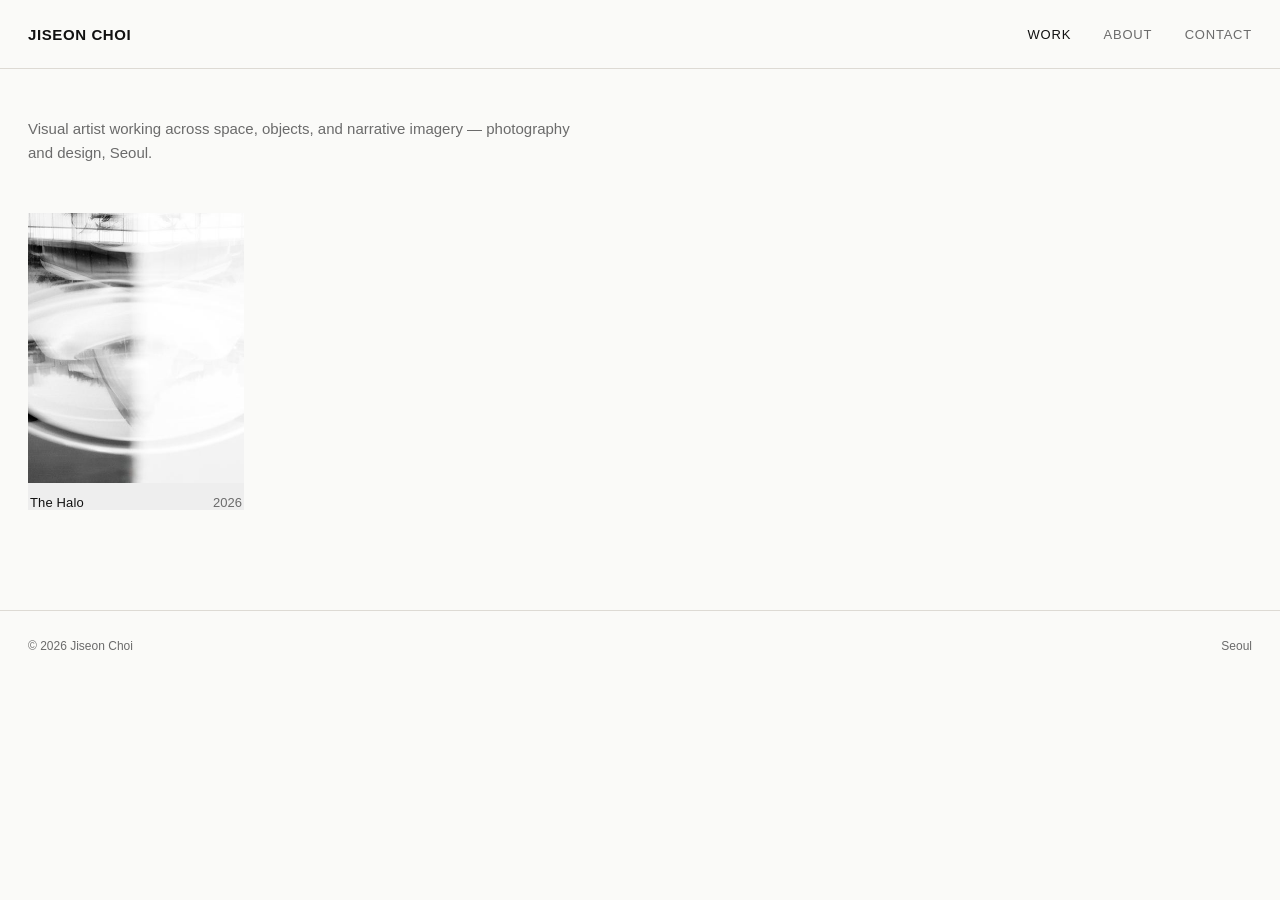
<file: index.html>
<!doctype html>
<html lang="ko">
<head>
<meta charset="utf-8">
<meta name="viewport" content="width=device-width, initial-scale=1">
<title>Jiseon Choi</title>
<meta name="description" content="Jiseon Choi — visual artist working across space, objects, and narrative imagery. Photography and design.">
<link rel="stylesheet" href="style.css">
</head>
<body>

<header class="site">
  <div class="wrap">
    <a class="logo" href="index.html">Jiseon Choi</a>
    <nav class="main">
      <a href="index.html" class="active">Work</a>
      <a href="about.html">About</a>
      <a href="about.html#contact">Contact</a>
    </nav>
  </div>
</header>

<main class="home">
  <div class="wrap">
    <p class="intro-line">Visual artist working across space, objects, and narrative imagery — photography and design, Seoul.</p>

    <div class="grid">

      <a class="card" href="theia.html">
        <div class="frame">
          <img src="theia-thumb-260701-the-halo-final-theia.jpg" alt="The Halo — Theia">
        </div>
        <div class="meta"><span class="title">The Halo</span><span class="year">2026</span></div>
      </a>

    </div>
  </div>
</main>

<footer class="site">
  <div class="wrap">
    <span>&copy; 2026 Jiseon Choi</span>
    <span>Seoul</span>
  </div>
</footer>

</body>
</html>
</file>
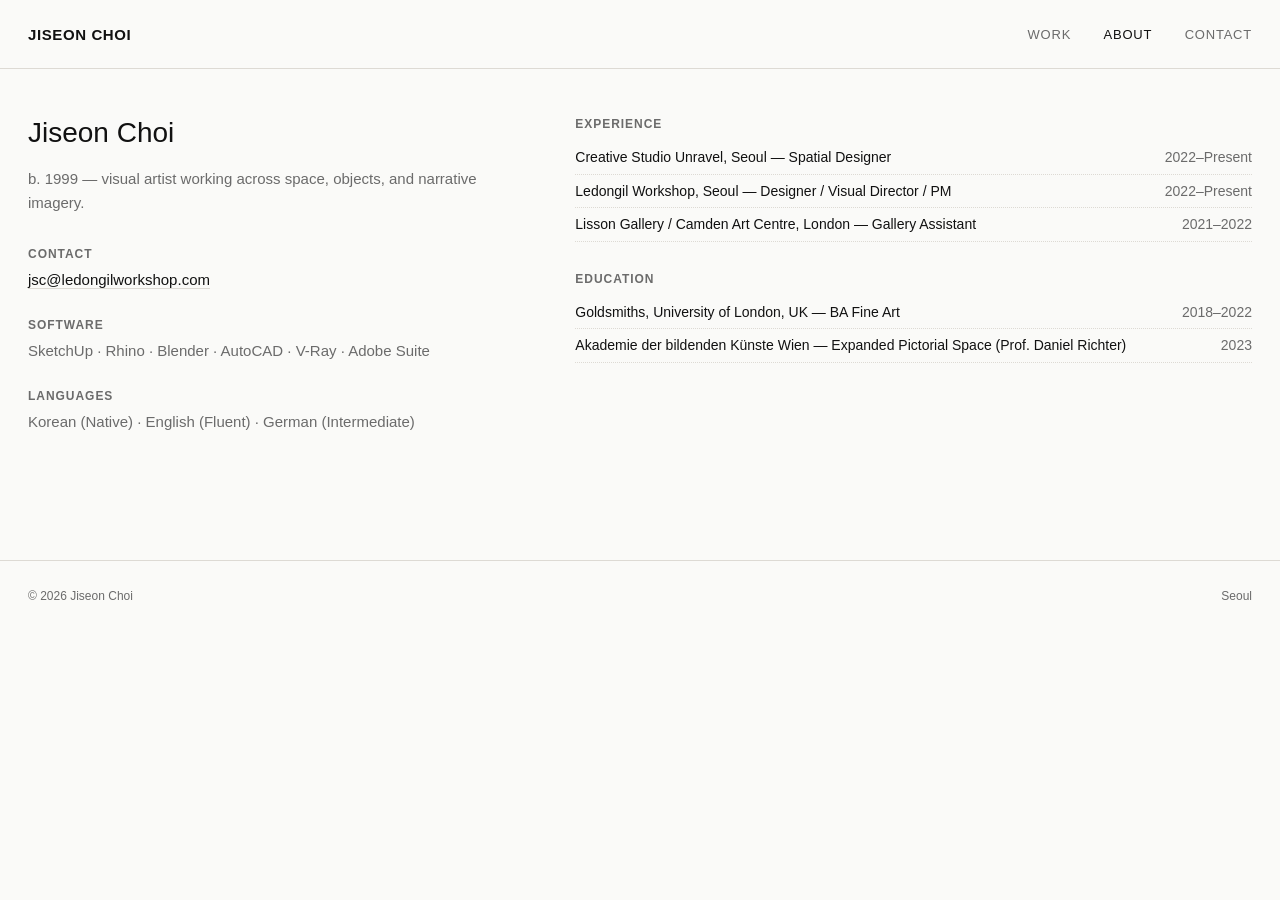
<file: about.html>
<!doctype html>
<html lang="ko">
<head>
<meta charset="utf-8">
<meta name="viewport" content="width=device-width, initial-scale=1">
<title>About — Jiseon Choi</title>
<link rel="stylesheet" href="style.css">
</head>
<body>

<header class="site">
  <div class="wrap">
    <a class="logo" href="index.html">Jiseon Choi</a>
    <nav class="main">
      <a href="index.html">Work</a>
      <a href="about.html" class="active">About</a>
      <a href="#contact">Contact</a>
    </nav>
  </div>
</header>

<main class="about">
  <div class="wrap about-grid">

    <div>
      <h1>Jiseon Choi</h1>
      <p class="role">b. 1999 — visual artist working across space, objects, and narrative imagery.</p>

      <div class="about-block" id="contact">
        <h2>Contact</h2>
        <p class="contact-line"><a href="mailto:jsc@ledongilworkshop.com">jsc@ledongilworkshop.com</a></p>
      </div>

      <div class="about-block">
        <h2>Software</h2>
        <p class="contact-line" style="color:var(--muted)">SketchUp · Rhino · Blender · AutoCAD · V-Ray · Adobe Suite</p>
      </div>

      <div class="about-block">
        <h2>Languages</h2>
        <p class="contact-line" style="color:var(--muted)">Korean (Native) · English (Fluent) · German (Intermediate)</p>
      </div>
    </div>

    <div>
      <div class="about-block">
        <h2>Experience</h2>
        <div class="row"><span>Creative Studio Unravel, Seoul — Spatial Designer</span><span>2022–Present</span></div>
        <div class="row"><span>Ledongil Workshop, Seoul — Designer / Visual Director / PM</span><span>2022–Present</span></div>
        <div class="row"><span>Lisson Gallery / Camden Art Centre, London — Gallery Assistant</span><span>2021–2022</span></div>
      </div>

      <div class="about-block">
        <h2>Education</h2>
        <div class="row"><span>Goldsmiths, University of London, UK — BA Fine Art</span><span>2018–2022</span></div>
        <div class="row"><span>Akademie der bildenden K&uuml;nste Wien — Expanded Pictorial Space (Prof. Daniel Richter)</span><span>2023</span></div>
      </div>
    </div>

  </div>
</main>

<footer class="site">
  <div class="wrap">
    <span>&copy; 2026 Jiseon Choi</span>
    <span>Seoul</span>
  </div>
</footer>

</body>
</html>
</file>
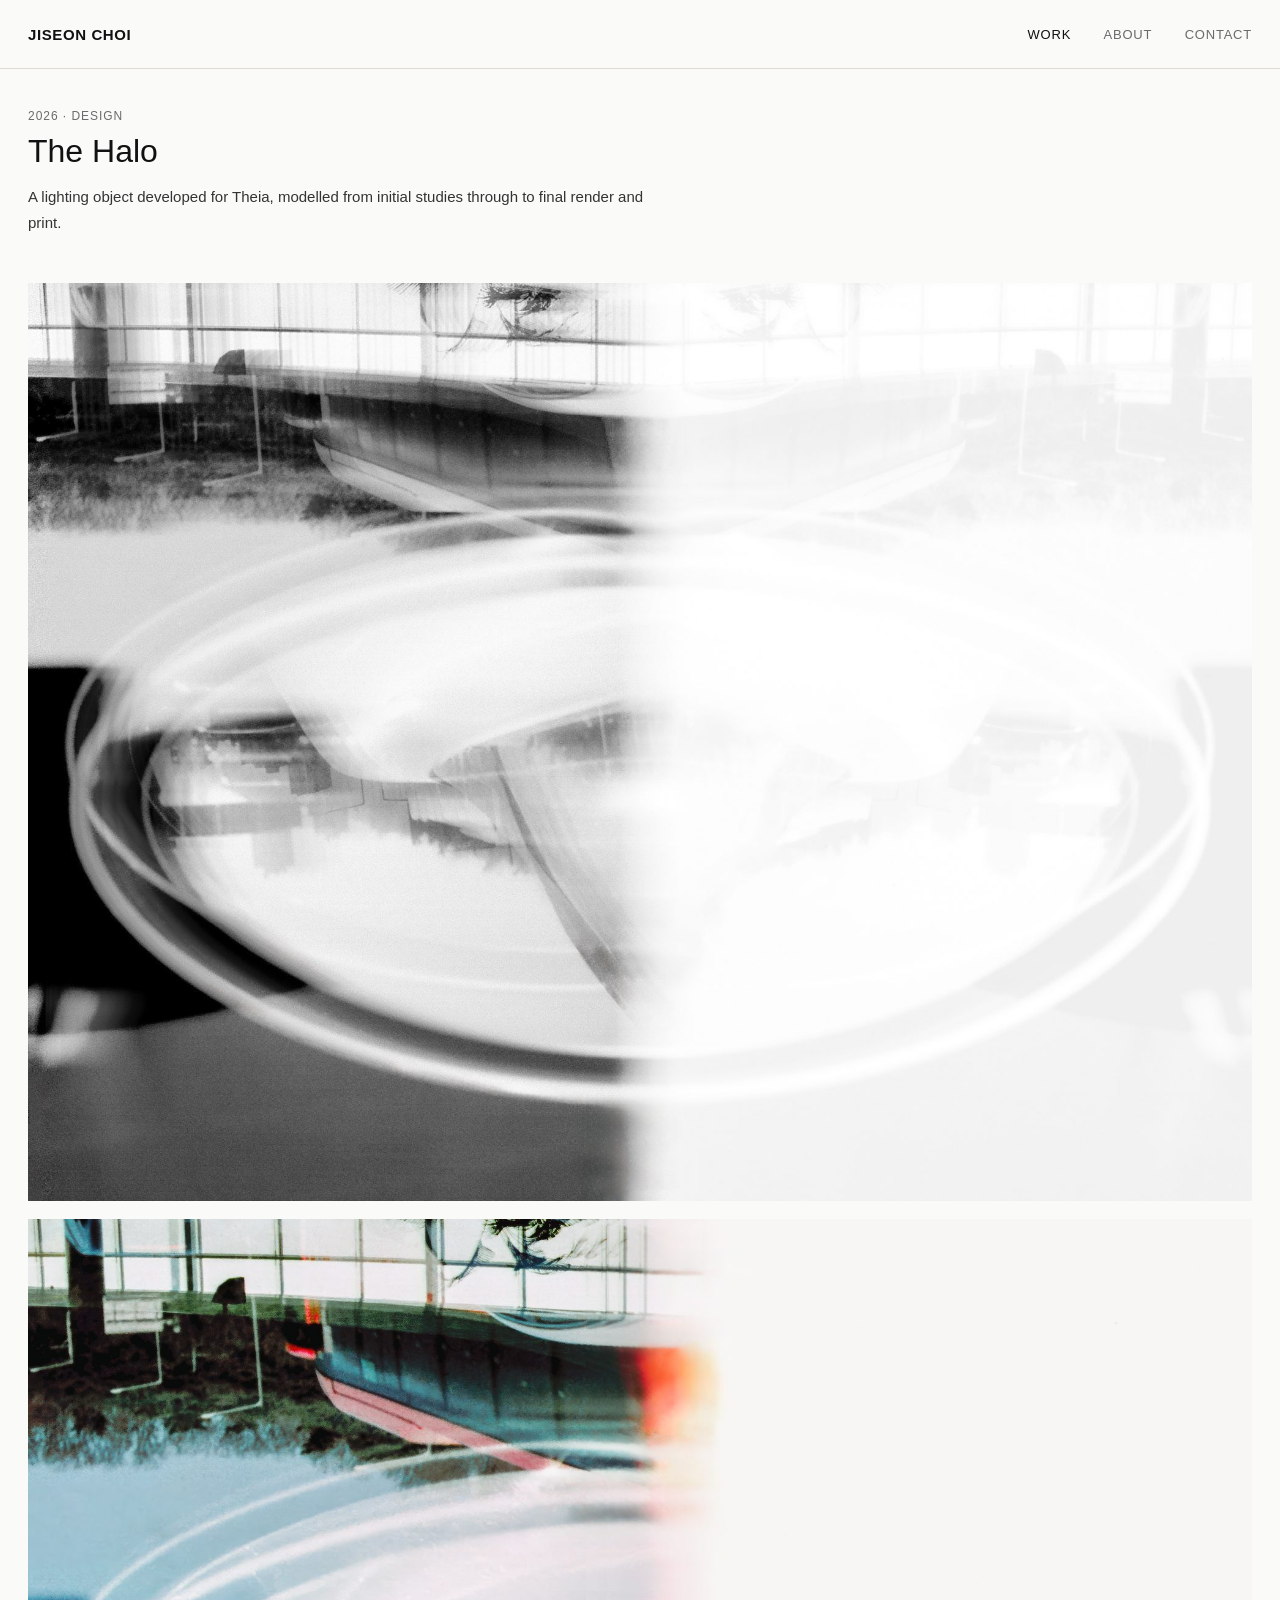
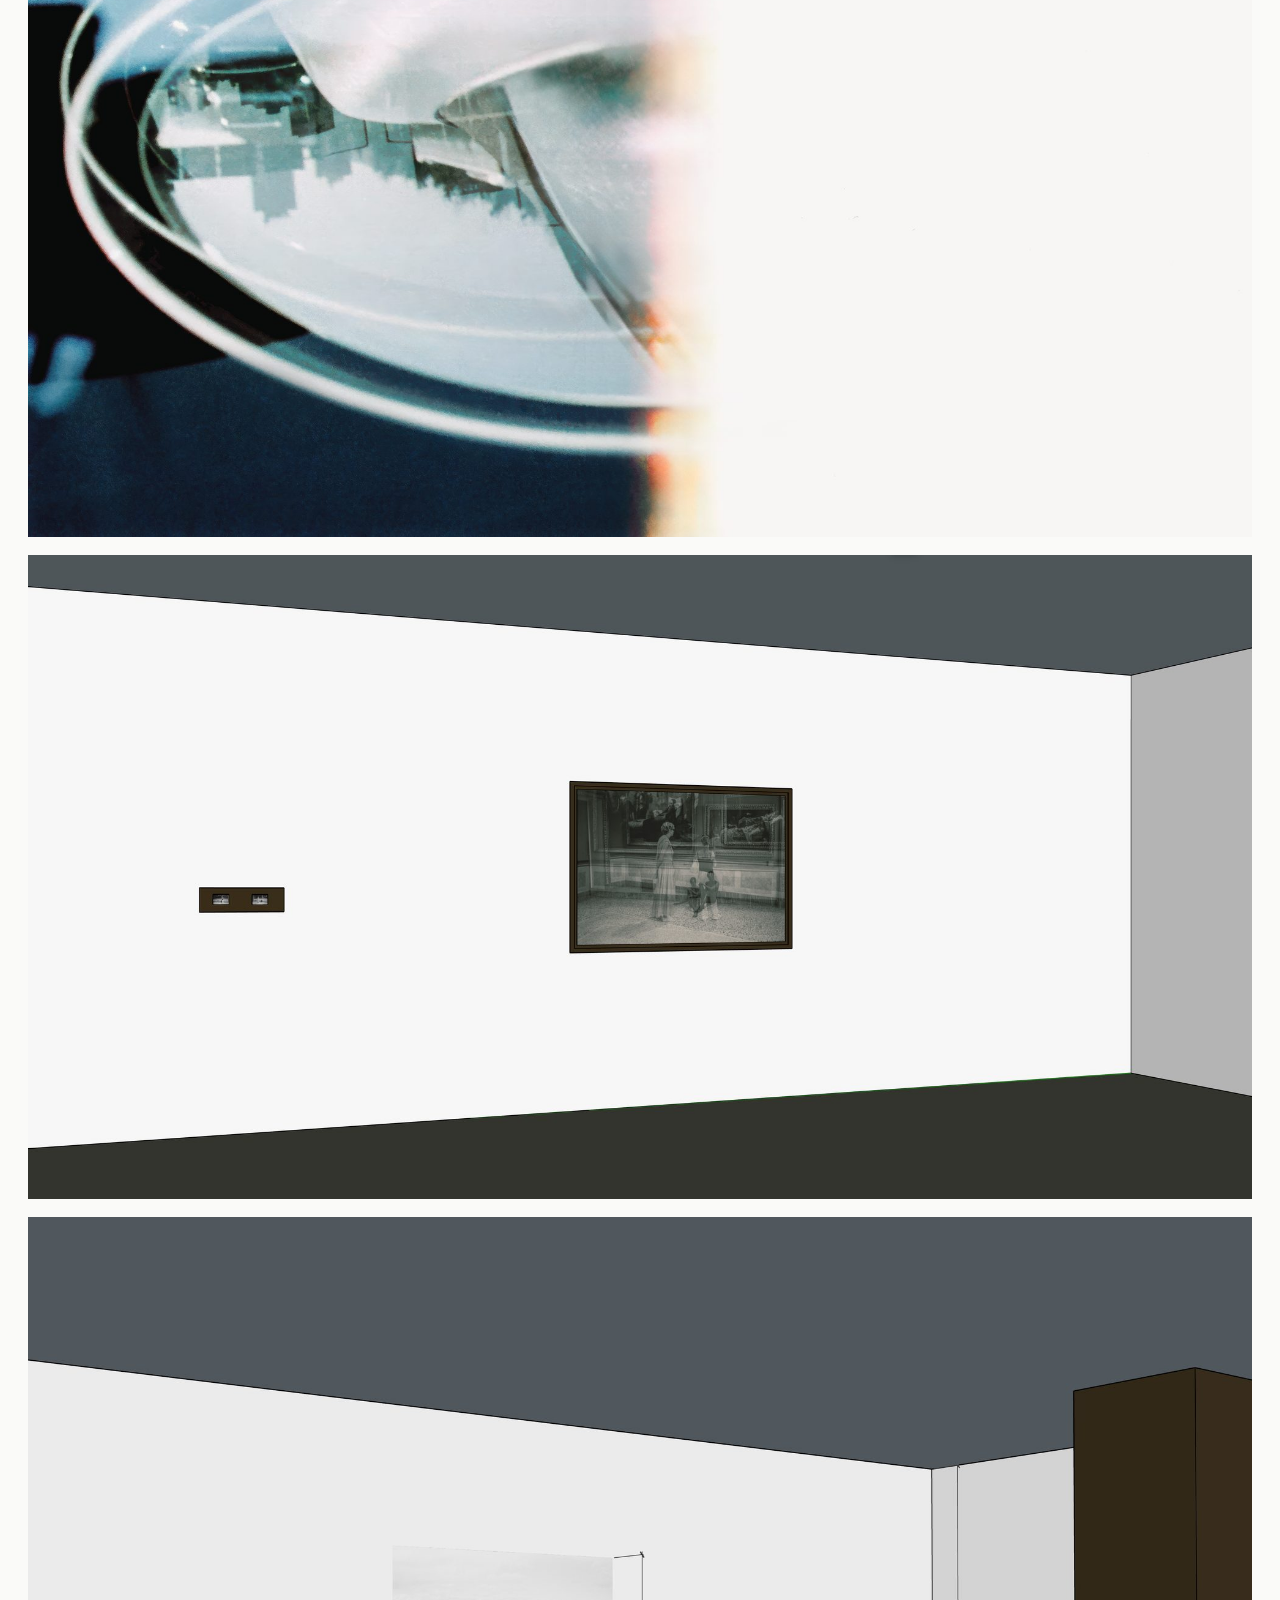
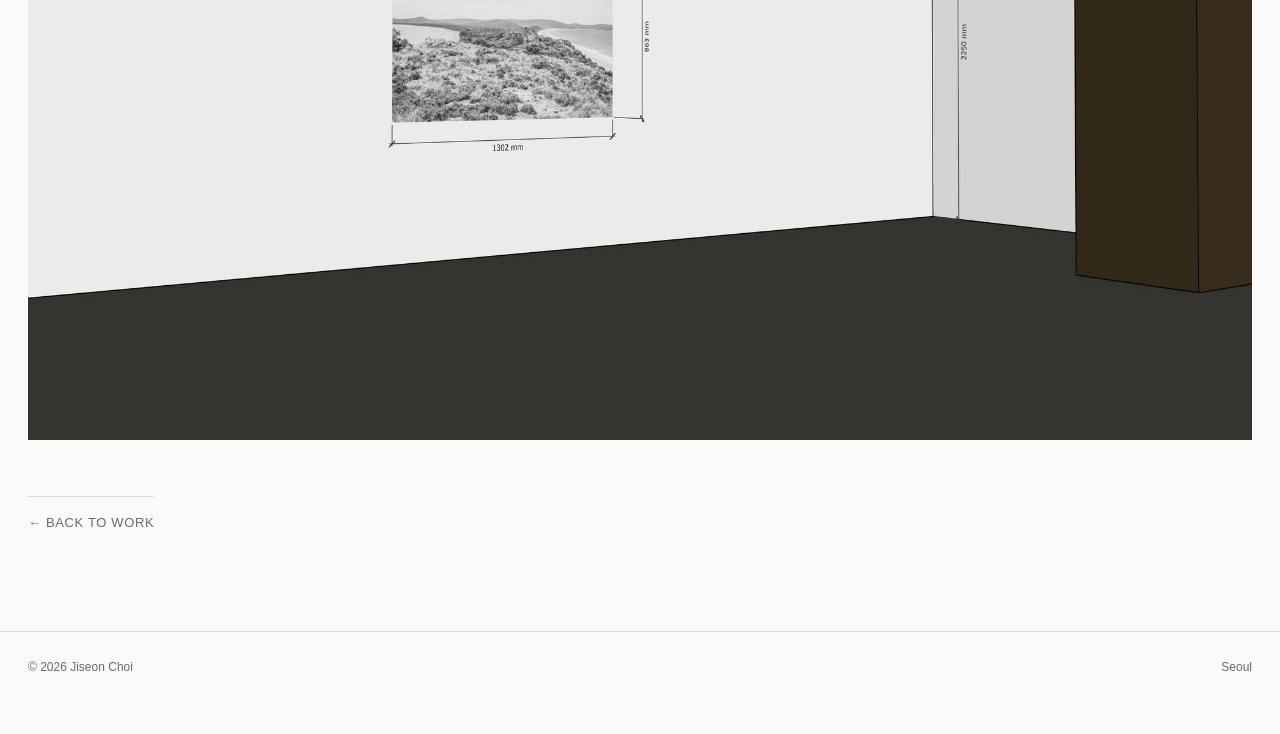
<file: theia.html>
<!doctype html>
<html lang="ko">
<head>
<meta charset="utf-8">
<meta name="viewport" content="width=device-width, initial-scale=1">
<title>The Halo — Jiseon Choi</title>
<link rel="stylesheet" href="style.css">
</head>
<body>

<header class="site">
  <div class="wrap">
    <a class="logo" href="index.html">Jiseon Choi</a>
    <nav class="main">
      <a href="index.html" class="active">Work</a>
      <a href="about.html">About</a>
      <a href="about.html#contact">Contact</a>
    </nav>
  </div>
</header>

<main class="project">
  <div class="wrap">
    <div class="project-head">
      <div class="eyebrow">2026 &middot; Design</div>
      <h1>The Halo</h1>
      <p>A lighting object developed for Theia, modelled from initial studies through to final render and print.</p>
    </div>

    <div class="stack">
      <figure><img src="theia-full-260701-the-halo-final-theia.jpg" alt="The Halo — final"></figure>
      <figure><img src="theia-full-260701-theia-print.jpg" alt="Theia — print"></figure>
      <figure><img src="theia-full-theia-model-1.jpg" alt="Theia — modelling study"></figure>
      <figure><img src="theia-full-theia-model-2.jpg" alt="Theia — modelling study"></figure>
    </div>

    <a class="back-link" href="index.html">&larr; Back to work</a>
  </div>
</main>

<footer class="site">
  <div class="wrap">
    <span>&copy; 2026 Jiseon Choi</span>
    <span>Seoul</span>
  </div>
</footer>

</body>
</html>
</file>
<file: style.css>
/* Jiseon Choi — portfolio */

:root {
  --bg: #fafaf8;
  --ink: #111111;
  --muted: #6b6b6b;
  --line: #dddad4;
  --gap: 24px;
  --max: 1400px;
}

* { box-sizing: border-box; }

html, body {
  margin: 0;
  padding: 0;
  background: var(--bg);
  color: var(--ink);
  font-family: -apple-system, BlinkMacSystemFont, "SF Pro Text", "Helvetica Neue", "Apple SD Gothic Neo", sans-serif;
  -webkit-font-smoothing: antialiased;
}

a { color: inherit; text-decoration: none; }

img { display: block; max-width: 100%; }

.wrap {
  max-width: var(--max);
  margin: 0 auto;
  padding: 0 28px;
}

/* header */
header.site {
  position: sticky;
  top: 0;
  z-index: 20;
  background: rgba(250, 250, 248, 0.92);
  backdrop-filter: blur(6px);
  border-bottom: 1px solid var(--line);
}

header.site .wrap {
  display: flex;
  align-items: center;
  justify-content: space-between;
  height: 68px;
}

.logo {
  font-size: 15px;
  letter-spacing: 0.04em;
  text-transform: uppercase;
  font-weight: 600;
}

nav.main a {
  margin-left: 28px;
  font-size: 13px;
  letter-spacing: 0.06em;
  text-transform: uppercase;
  color: var(--muted);
  transition: color 0.15s ease;
}

nav.main a:hover,
nav.main a.active {
  color: var(--ink);
}

/* home grid */
main.home {
  padding: 48px 0 100px;
}

.intro-line {
  font-size: 15px;
  color: var(--muted);
  max-width: 560px;
  margin: 0 0 48px;
  line-height: 1.6;
}

.grid {
  display: grid;
  grid-template-columns: repeat(auto-fill, 216px);
  justify-content: start;
  gap: var(--gap);
}

.card {
  position: relative;
  display: block;
  overflow: hidden;
  background: #eee;
}

.card .frame {
  position: relative;
  width: 100%;
  padding-top: 125%; /* 4:5 */
  overflow: hidden;
}

.card img {
  position: absolute;
  top: 0; left: 0;
  width: 100%; height: 100%;
  object-fit: cover;
  transition: transform 0.6s ease;
}

.card:hover img { transform: scale(1.045); }

.card .meta {
  display: flex;
  justify-content: space-between;
  align-items: baseline;
  padding: 12px 2px 0;
  font-size: 13px;
}

.card .meta .title {
  letter-spacing: 0.01em;
}

.card .meta .year {
  color: var(--muted);
}

/* footer */
footer.site {
  border-top: 1px solid var(--line);
  padding: 28px 0 60px;
  font-size: 12px;
  color: var(--muted);
}

footer.site .wrap {
  display: flex;
  justify-content: space-between;
  flex-wrap: wrap;
  gap: 8px;
}

/* project page */
main.project {
  padding: 40px 0 100px;
}

.project-head {
  max-width: 640px;
  margin-bottom: 48px;
}

.project-head .eyebrow {
  font-size: 12px;
  letter-spacing: 0.08em;
  text-transform: uppercase;
  color: var(--muted);
  margin-bottom: 10px;
}

.project-head h1 {
  font-size: 32px;
  font-weight: 500;
  margin: 0 0 14px;
}

.project-head p {
  font-size: 15px;
  line-height: 1.7;
  color: #333;
  margin: 0;
}

.stack {
  display: flex;
  flex-direction: column;
  gap: 18px;
}

.stack figure {
  margin: 0;
}

.stack img {
  width: 100%;
  height: auto;
}

.back-link {
  display: inline-block;
  margin-top: 56px;
  font-size: 13px;
  letter-spacing: 0.05em;
  text-transform: uppercase;
  color: var(--muted);
  border-top: 1px solid var(--line);
  padding-top: 18px;
}

.back-link:hover { color: var(--ink); }

/* about page */
main.about {
  padding: 48px 0 100px;
}

.about-grid {
  display: grid;
  grid-template-columns: 1fr 1.4fr;
  gap: 64px;
}

.about-grid h1 {
  font-size: 28px;
  font-weight: 500;
  margin: 0 0 18px;
}

.about-grid .role {
  font-size: 15px;
  color: var(--muted);
  margin-bottom: 32px;
  line-height: 1.6;
}

.about-block {
  margin-bottom: 30px;
}

.about-block h2 {
  font-size: 12px;
  letter-spacing: 0.08em;
  text-transform: uppercase;
  color: var(--muted);
  margin: 0 0 10px;
}

.about-block .row {
  display: flex;
  justify-content: space-between;
  font-size: 14px;
  line-height: 1.9;
  border-bottom: 1px dotted var(--line);
  padding: 3px 0;
}

.about-block .row span:last-child {
  color: var(--muted);
}

.contact-line {
  font-size: 15px;
  margin-top: 6px;
}

.contact-line a { border-bottom: 1px solid var(--line); }
.contact-line a:hover { border-color: var(--ink); }

@media (max-width: 900px) {
  .about-grid { grid-template-columns: 1fr; gap: 32px; }
}

@media (max-width: 560px) {
  .grid { grid-template-columns: repeat(auto-fill, 150px); gap: 16px; }
  header.site .wrap { height: 56px; }
  nav.main a { margin-left: 18px; }
  .project-head h1 { font-size: 26px; }
}
</file>
